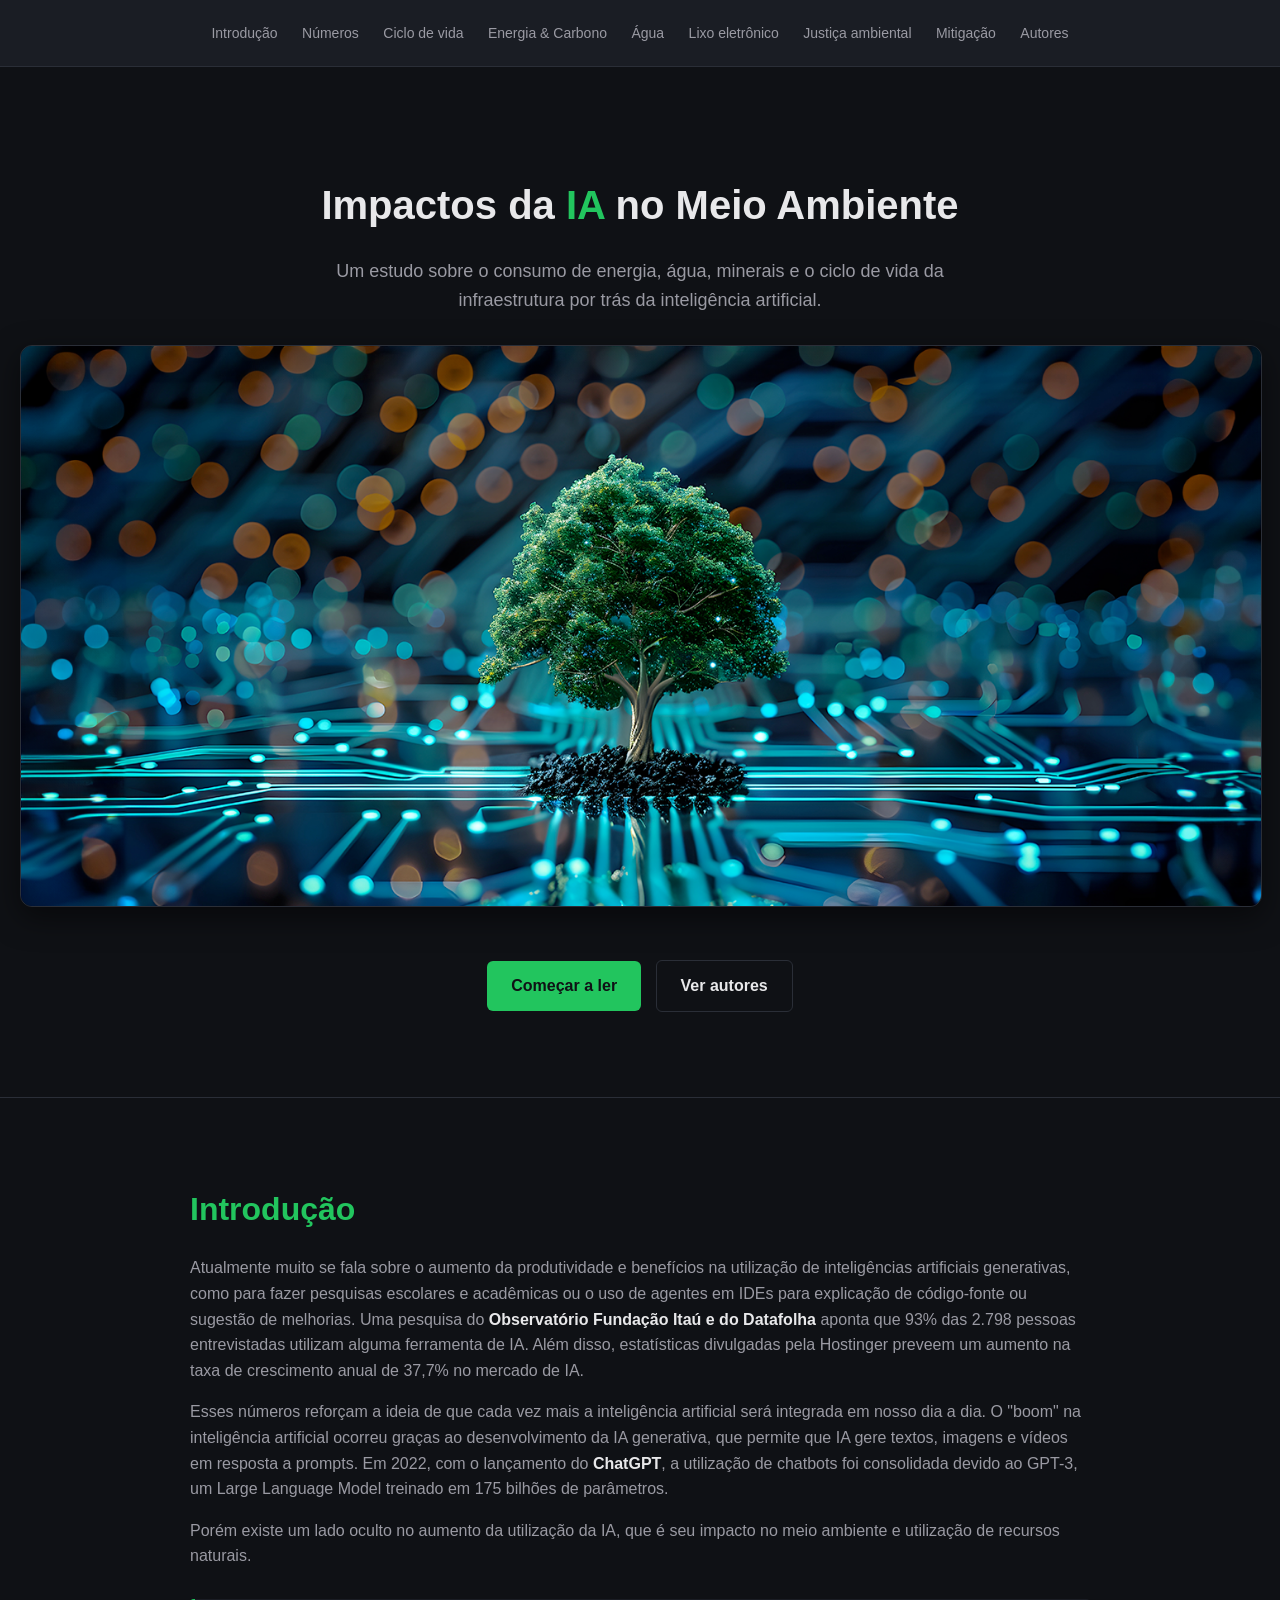
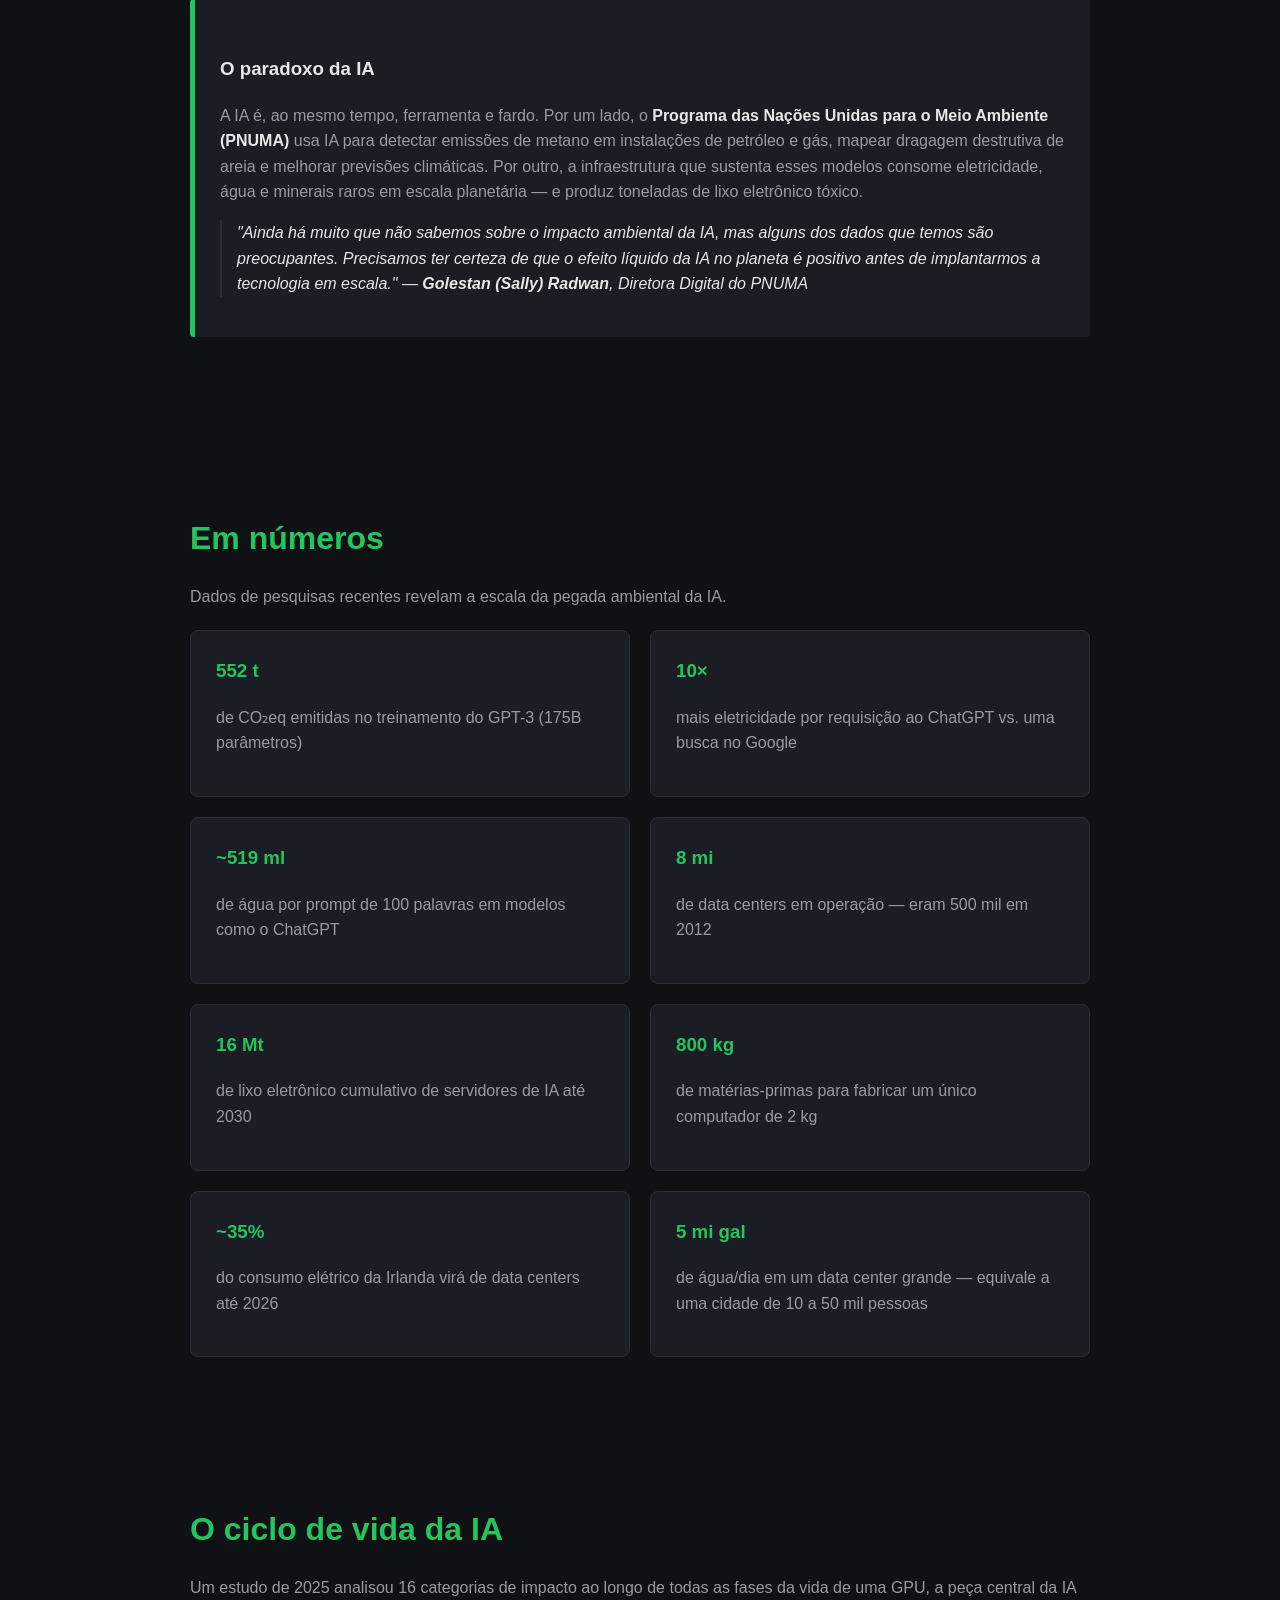
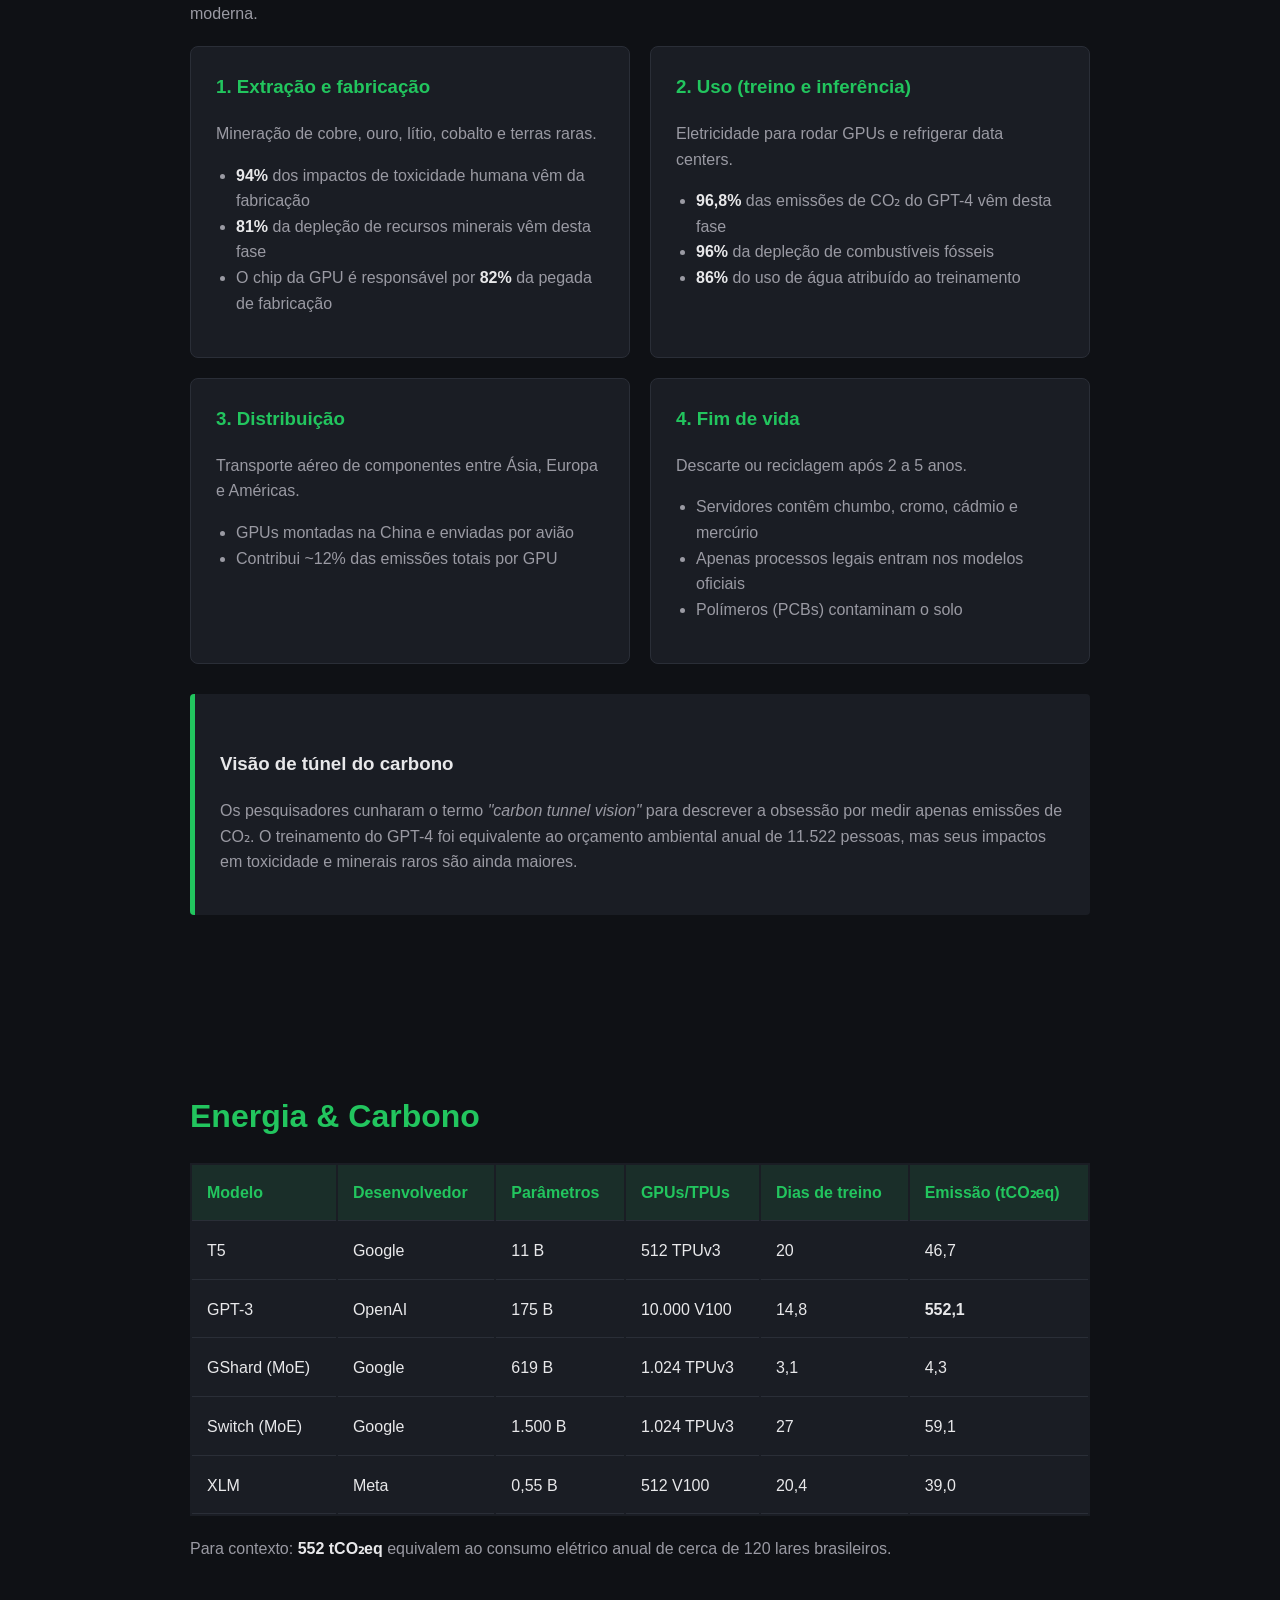
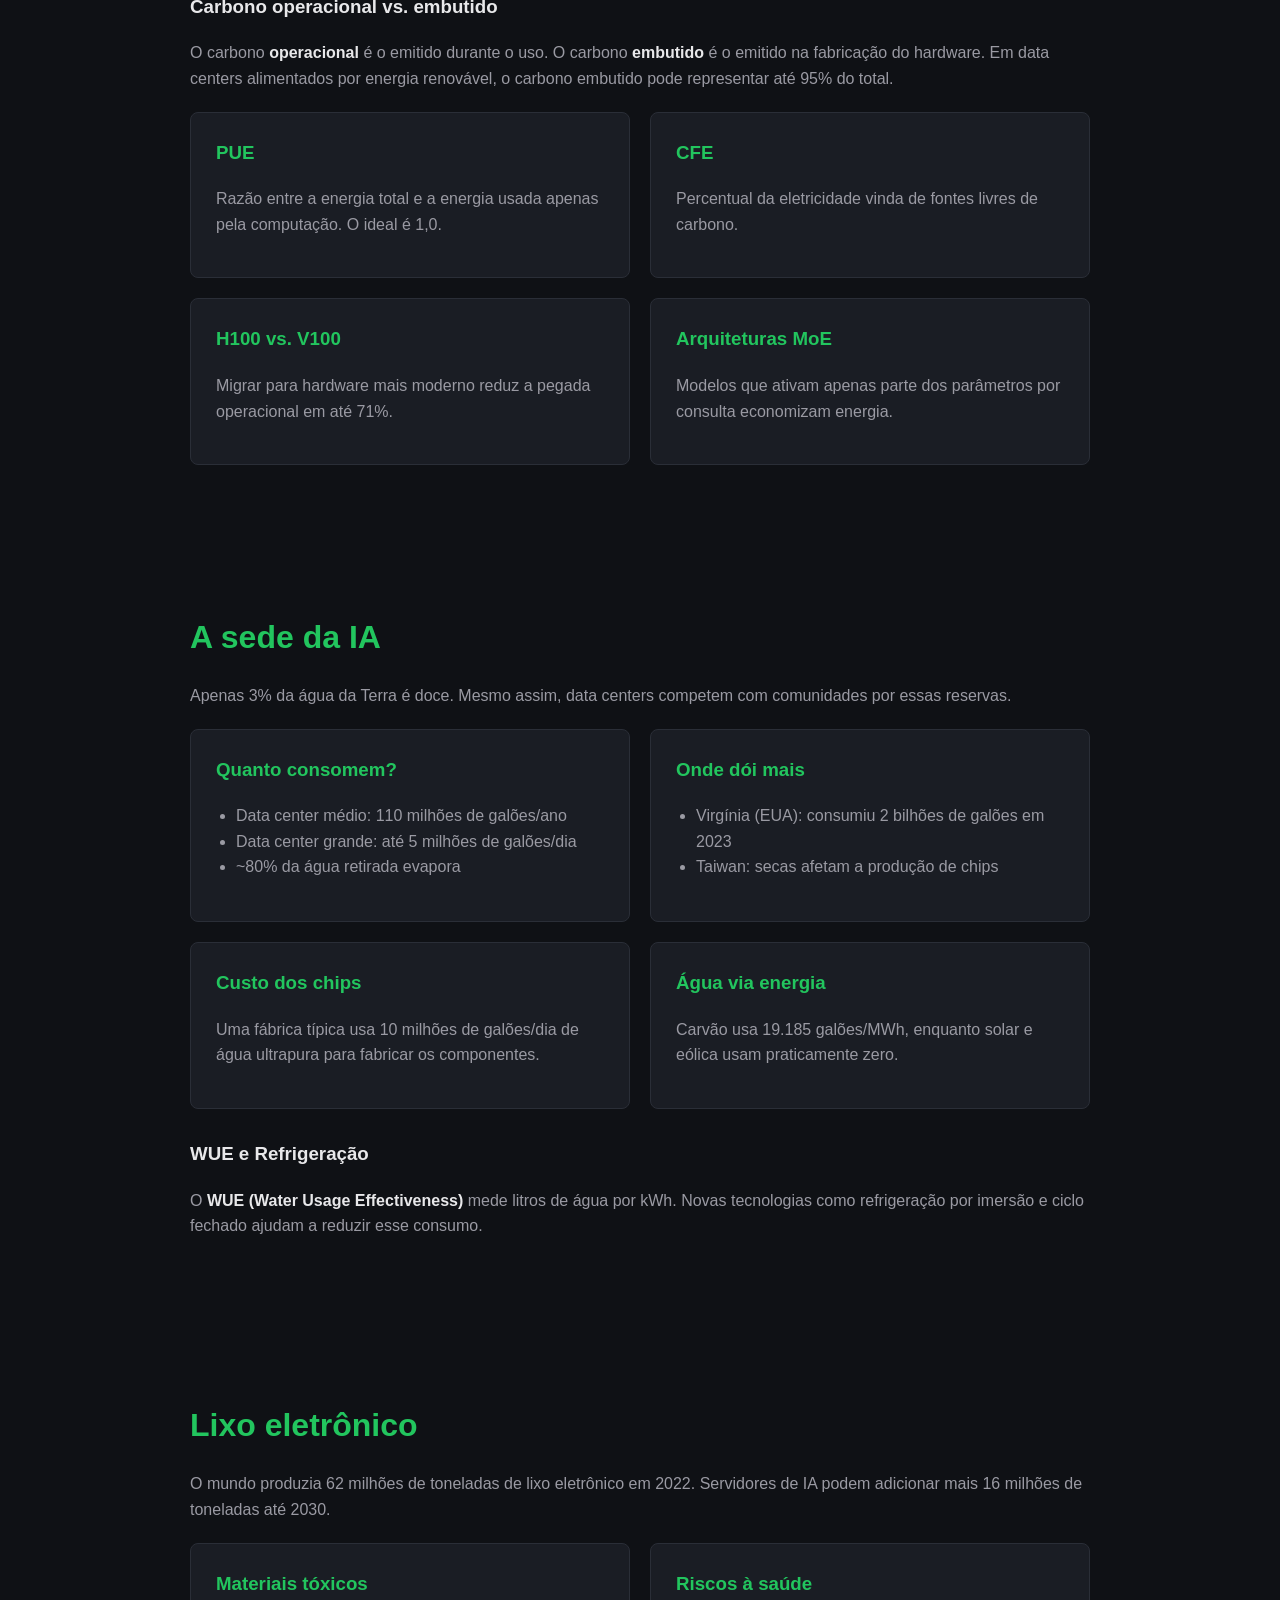
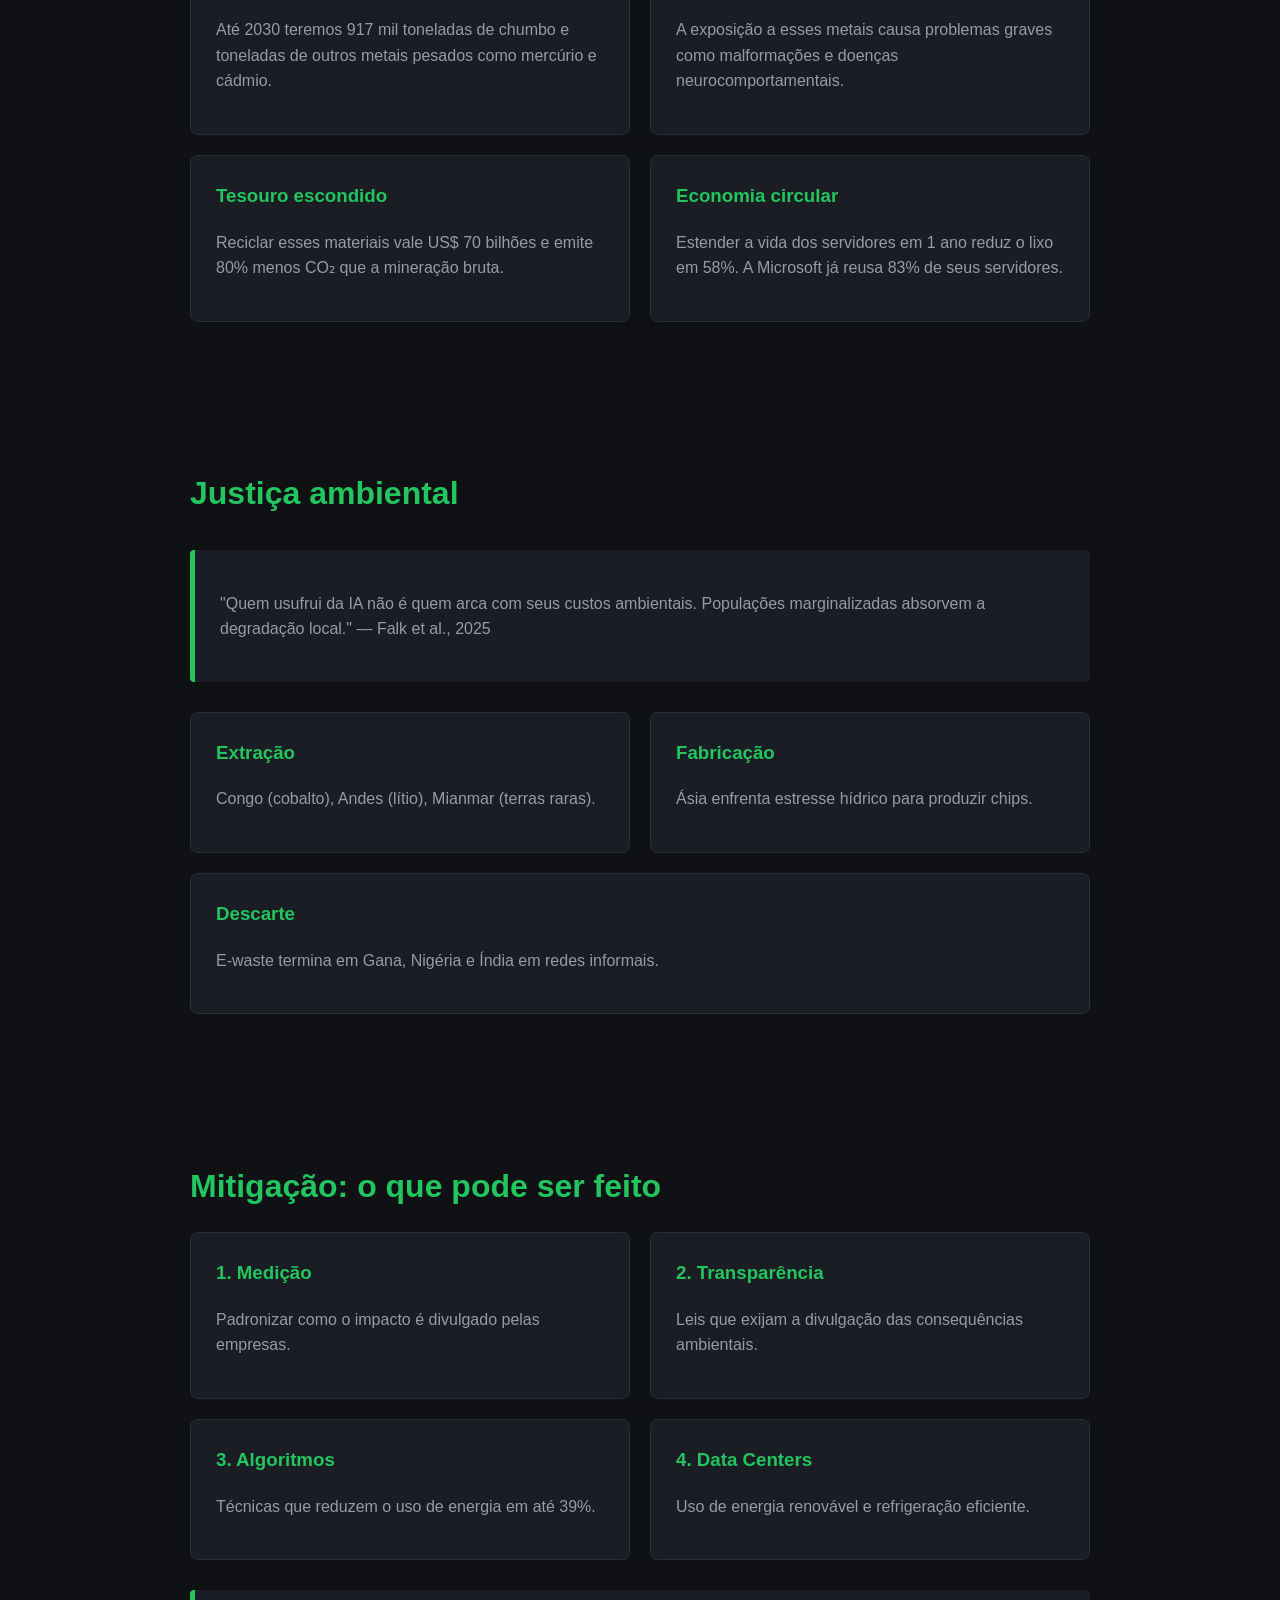
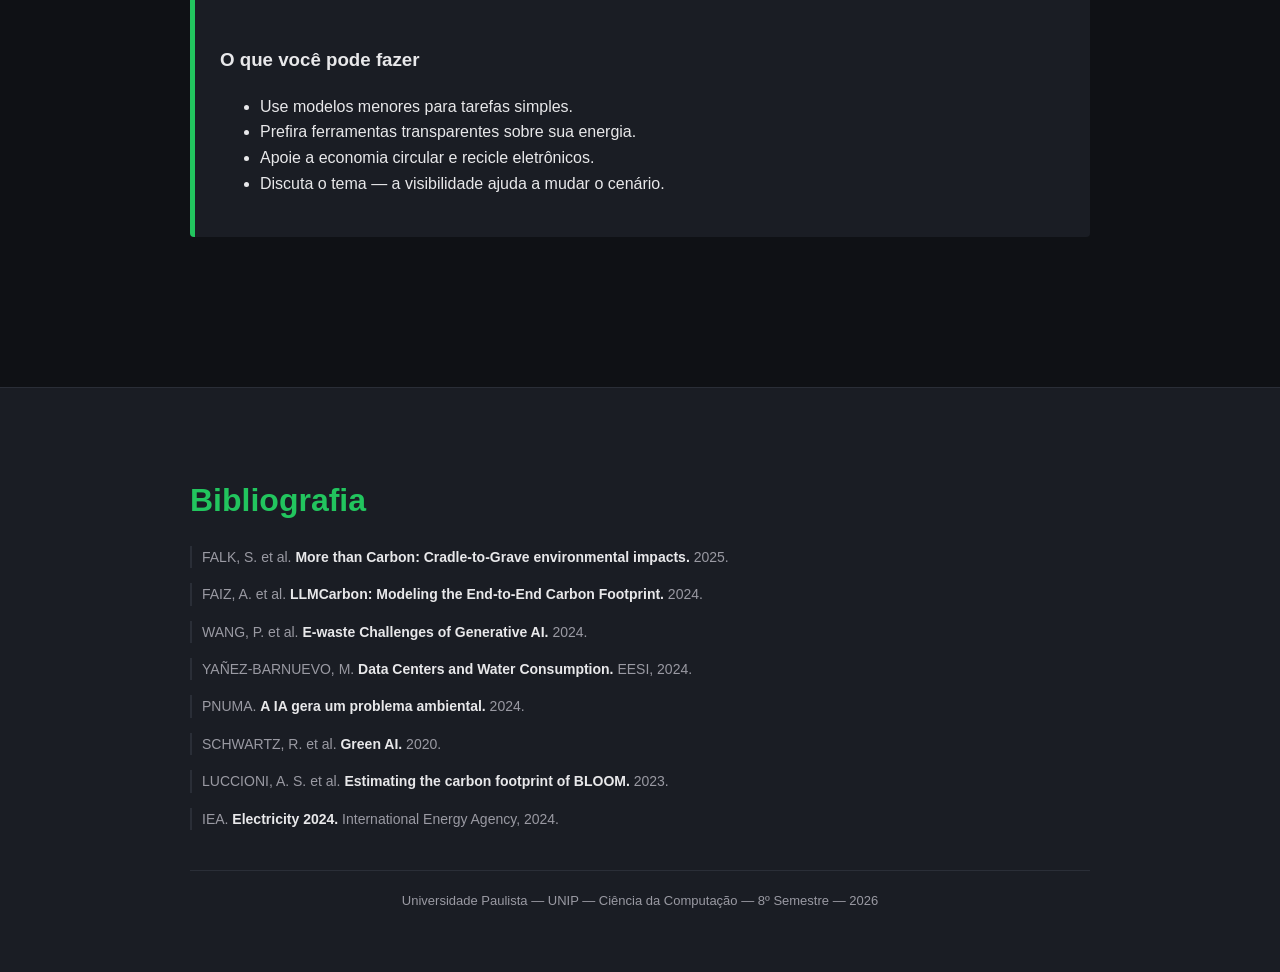
<file: index.html>
<!doctype html>
<html lang="pt-BR">
  <head>
    <meta charset="UTF-8" />
    <meta name="viewport" content="width=device-width, initial-scale=1.0" />
    <title>Impactos da IA no Meio Ambiente</title>
    <style>
      /* Estilos Básicos e Fáceis de Entender */
      body {
        background-color: #0f1115; /* Cor de fundo escura */
        color: #e8e8ea; /* Cor do texto clara */
        font-family: Arial, sans-serif;
        line-height: 1.6;
        margin: 0;
        padding: 0;
      }

      /* Barra de Navegação */
      nav {
        background-color: #1a1d24;
        border-bottom: 1px solid #2a2e37;
        padding: 15px;
        position: sticky; /* Fica presa no topo */
        top: 0;
        z-index: 100;
      }

      nav ul {
        list-style: none;
        padding: 0;
        margin: 0;
        text-align: center;
      }

      nav ul li {
        display: inline-block;
        margin: 5px 10px;
      }

      nav ul li a {
        color: #9a9aa3;
        text-decoration: none;
        font-size: 14px;
      }

      nav ul li a:hover {
        color: #22c55e; /* Fica verde ao passar o mouse */
      }

      /* Área de Destaque (Topo) */
      .hero {
        text-align: center;
        padding: 80px 20px;
        border-bottom: 1px solid #2a2e37;
      }

      .hero h1 {
        font-size: 40px;
        margin-bottom: 20px;
      }

      .hero h1 span {
        color: #22c55e; /* Verde para IA */
      }

      .hero p {
        color: #9a9aa3;
        max-width: 700px;
        margin: 0 auto 30px;
        font-size: 18px;
      }

      .hero-img {
        max-width: 100%;
        height: auto;
        border-radius: 12px;
        margin-bottom: 40px;
        border: 1px solid #2a2e37;
        box-shadow: 0 10px 30px rgba(0,0,0,0.5);
      }

      /* Botões */

      .btn {
        display: inline-block;
        padding: 12px 24px;
        margin: 5px;
        text-decoration: none;
        border-radius: 6px;
        font-weight: bold;
      }

      .btn-primario {
        background-color: #22c55e;
        color: #0f1115;
      }

      .btn-secundario {
        border: 1px solid #2a2e37;
        color: #e8e8ea;
      }

      /* Seções de Texto */
      section {
        max-width: 900px;
        margin: 0 auto;
        padding: 60px 20px;
      }

      h2 {
        color: #22c55e;
        font-size: 32px;
        margin-bottom: 20px;
      }

      h3 {
        color: #e8e8ea;
        margin-top: 30px;
      }

      p {
        margin-bottom: 15px;
        color: #9a9aa3;
      }

      strong {
        color: #e8e8ea;
      }

      /* Caixas de Destaque */
      .callout {
        background-color: #1a1d24;
        border-left: 5px solid #22c55e;
        padding: 25px;
        margin: 30px 0;
        border-radius: 4px;
      }

      .citacao {
        font-style: italic;
        color: #e8e8ea;
        border-left: 2px solid #2a2e37;
        padding-left: 15px;
        margin-top: 15px;
      }

      /* Grade para Números e Cards */
      .grade {
        display: flex;
        flex-wrap: wrap;
        gap: 20px;
        margin-top: 20px;
      }

      .card {
        background-color: #1a1d24;
        border: 1px solid #2a2e37;
        padding: 25px;
        flex: 1 1 250px; /* Tenta ter 250px, mas se ajusta */
        border-radius: 8px;
      }

      .card h3 {
        margin-top: 0;
        color: #22c55e;
      }

      .card ul {
        padding-left: 20px;
        color: #9a9aa3;
      }

      /* Tabelas */
      .tabela-container {
        margin: 20px 0;
      }

      table {
        background-color: #1a1d24;
        width: 100%;
      }

      th,
      td {
        text-align: left;
        padding: 15px;
        border-bottom: 1px solid #2a2e37;
      }

      th {
        color: #22c55e;
        background-color: rgba(34, 197, 94, 0.1);
      }

      /* Rodapé e Bibliografia */
      footer {
        background-color: #1a1d24;
        padding: 60px 20px;
        border-top: 1px solid #2a2e37;
        margin-top: 60px;
      }

      .footer-content {
        max-width: 900px;
        margin: 0 auto;
      }

      .referencia {
        font-size: 14px;
        margin-bottom: 15px;
        padding-left: 10px;
        border-left: 2px solid #2a2e37;
        color: #9a9aa3;
      }

      .creditos {
        text-align: center;
        margin-top: 40px;
        font-size: 13px;
        color: #9a9aa3;
        border-top: 1px solid #2a2e37;
        padding-top: 20px;
      }
    </style>
  </head>
  <body>
    <nav>
      <ul>
        <li><a href="#introducao">Introdução</a></li>
        <li><a href="#numeros">Números</a></li>
        <li><a href="#ciclo-de-vida">Ciclo de vida</a></li>
        <li><a href="#energia">Energia & Carbono</a></li>
        <li><a href="#agua">Água</a></li>
        <li><a href="#lixo">Lixo eletrônico</a></li>
        <li><a href="#justica">Justiça ambiental</a></li>
        <li><a href="#mitigacao">Mitigação</a></li>
        <li><a href="autores.html">Autores</a></li>
      </ul>
    </nav>

    <header class="hero">
      <h1>Impactos da <span>IA</span> no Meio Ambiente</h1>
      <p>Um estudo sobre o consumo de energia, água, minerais e o ciclo de vida da infraestrutura por trás da inteligência artificial.</p>
      <img src="ia-sustentabilidade.png" alt="Árvore crescendo sobre circuitos digitais" class="hero-img">
      <div>

        <a href="#introducao" class="btn btn-primario">Começar a ler</a>
        <a href="autores.html" class="btn btn-secundario">Ver autores</a>
      </div>
    </header>

    <section id="introducao">
      <h2>Introdução</h2>
      <p>
        Atualmente muito se fala sobre o aumento da produtividade e benefícios
        na utilização de inteligências artificiais generativas, como para fazer
        pesquisas escolares e acadêmicas ou o uso de agentes em IDEs para
        explicação de código-fonte ou sugestão de melhorias. Uma pesquisa do
        <strong>Observatório Fundação Itaú e do Datafolha</strong> aponta que
        93% das 2.798 pessoas entrevistadas utilizam alguma ferramenta de IA.
        Além disso, estatísticas divulgadas pela Hostinger preveem um aumento na
        taxa de crescimento anual de 37,7% no mercado de IA.
      </p>
      <p>
        Esses números reforçam a ideia de que cada vez mais a inteligência
        artificial será integrada em nosso dia a dia. O "boom" na inteligência
        artificial ocorreu graças ao desenvolvimento da IA generativa, que
        permite que IA gere textos, imagens e vídeos em resposta a prompts. Em
        2022, com o lançamento do <strong>ChatGPT</strong>, a utilização de
        chatbots foi consolidada devido ao GPT-3, um Large Language Model
        treinado em 175 bilhões de parâmetros.
      </p>
      <p>
        Porém existe um lado oculto no aumento da utilização da IA, que é seu
        impacto no meio ambiente e utilização de recursos naturais.
      </p>

      <div class="callout">
        <h3>O paradoxo da IA</h3>
        <p>
          A IA é, ao mesmo tempo, ferramenta e fardo. Por um lado, o
          <strong
            >Programa das Nações Unidas para o Meio Ambiente (PNUMA)</strong
          >
          usa IA para detectar emissões de metano em instalações de petróleo e
          gás, mapear dragagem destrutiva de areia e melhorar previsões
          climáticas. Por outro, a infraestrutura que sustenta esses modelos
          consome eletricidade, água e minerais raros em escala planetária — e
          produz toneladas de lixo eletrônico tóxico.
        </p>
        <p class="citacao">
          "Ainda há muito que não sabemos sobre o impacto ambiental da IA, mas
          alguns dos dados que temos são preocupantes. Precisamos ter certeza de
          que o efeito líquido da IA no planeta é positivo antes de implantarmos
          a tecnologia em escala." — <strong>Golestan (Sally) Radwan</strong>,
          Diretora Digital do PNUMA
        </p>
      </div>
    </section>

    <section id="numeros">
      <h2>Em números</h2>
      <p>
        Dados de pesquisas recentes revelam a escala da pegada ambiental da IA.
      </p>
      <div class="grade">
        <div class="card">
          <h3>552 t</h3>
          <p>de CO₂eq emitidas no treinamento do GPT-3 (175B parâmetros)</p>
        </div>
        <div class="card">
          <h3>10×</h3>
          <p>
            mais eletricidade por requisição ao ChatGPT vs. uma busca no Google
          </p>
        </div>
        <div class="card">
          <h3>~519 ml</h3>
          <p>de água por prompt de 100 palavras em modelos como o ChatGPT</p>
        </div>
        <div class="card">
          <h3>8 mi</h3>
          <p>de data centers em operação — eram 500 mil em 2012</p>
        </div>
        <div class="card">
          <h3>16 Mt</h3>
          <p>de lixo eletrônico cumulativo de servidores de IA até 2030</p>
        </div>
        <div class="card">
          <h3>800 kg</h3>
          <p>de matérias-primas para fabricar um único computador de 2 kg</p>
        </div>
        <div class="card">
          <h3>~35%</h3>
          <p>do consumo elétrico da Irlanda virá de data centers até 2026</p>
        </div>
        <div class="card">
          <h3>5 mi gal</h3>
          <p>
            de água/dia em um data center grande — equivale a uma cidade de 10 a
            50 mil pessoas
          </p>
        </div>
      </div>
    </section>

    <section id="ciclo-de-vida">
      <h2>O ciclo de vida da IA</h2>
      <p>
        Um estudo de 2025 analisou 16 categorias de impacto ao longo de todas as
        fases da vida de uma GPU, a peça central da IA moderna.
      </p>

      <div class="grade">
        <div class="card">
          <h3>1. Extração e fabricação</h3>
          <p>Mineração de cobre, ouro, lítio, cobalto e terras raras.</p>
          <ul>
            <li>
              <strong>94%</strong> dos impactos de toxicidade humana vêm da
              fabricação
            </li>
            <li>
              <strong>81%</strong> da depleção de recursos minerais vêm desta
              fase
            </li>
            <li>
              O chip da GPU é responsável por <strong>82%</strong> da pegada de
              fabricação
            </li>
          </ul>
        </div>
        <div class="card">
          <h3>2. Uso (treino e inferência)</h3>
          <p>Eletricidade para rodar GPUs e refrigerar data centers.</p>
          <ul>
            <li>
              <strong>96,8%</strong> das emissões de CO₂ do GPT-4 vêm desta fase
            </li>
            <li><strong>96%</strong> da depleção de combustíveis fósseis</li>
            <li>
              <strong>86%</strong> do uso de água atribuído ao treinamento
            </li>
          </ul>
        </div>
        <div class="card">
          <h3>3. Distribuição</h3>
          <p>Transporte aéreo de componentes entre Ásia, Europa e Américas.</p>
          <ul>
            <li>GPUs montadas na China e enviadas por avião</li>
            <li>Contribui ~12% das emissões totais por GPU</li>
          </ul>
        </div>
        <div class="card">
          <h3>4. Fim de vida</h3>
          <p>Descarte ou reciclagem após 2 a 5 anos.</p>
          <ul>
            <li>Servidores contêm chumbo, cromo, cádmio e mercúrio</li>
            <li>Apenas processos legais entram nos modelos oficiais</li>
            <li>Polímeros (PCBs) contaminam o solo</li>
          </ul>
        </div>
      </div>

      <div class="callout">
        <h3>Visão de túnel do carbono</h3>
        <p>
          Os pesquisadores cunharam o termo <em>"carbon tunnel vision"</em> para
          descrever a obsessão por medir apenas emissões de CO₂. O treinamento
          do GPT-4 foi equivalente ao orçamento ambiental anual de 11.522
          pessoas, mas seus impactos em toxicidade e minerais raros são ainda
          maiores.
        </p>
      </div>
    </section>

    <section id="energia">
      <h2>Energia & Carbono</h2>
      <div class="tabela-container">
        <table>
          <thead>
            <tr>
              <th>Modelo</th>
              <th>Desenvolvedor</th>
              <th>Parâmetros</th>
              <th>GPUs/TPUs</th>
              <th>Dias de treino</th>
              <th>Emissão (tCO₂eq)</th>
            </tr>
          </thead>
          <tbody>
            <tr>
              <td>T5</td>
              <td>Google</td>
              <td>11 B</td>
              <td>512 TPUv3</td>
              <td>20</td>
              <td>46,7</td>
            </tr>
            <tr>
              <td>GPT-3</td>
              <td>OpenAI</td>
              <td>175 B</td>
              <td>10.000 V100</td>
              <td>14,8</td>
              <td><strong>552,1</strong></td>
            </tr>
            <tr>
              <td>GShard (MoE)</td>
              <td>Google</td>
              <td>619 B</td>
              <td>1.024 TPUv3</td>
              <td>3,1</td>
              <td>4,3</td>
            </tr>
            <tr>
              <td>Switch (MoE)</td>
              <td>Google</td>
              <td>1.500 B</td>
              <td>1.024 TPUv3</td>
              <td>27</td>
              <td>59,1</td>
            </tr>
            <tr>
              <td>XLM</td>
              <td>Meta</td>
              <td>0,55 B</td>
              <td>512 V100</td>
              <td>20,4</td>
              <td>39,0</td>
            </tr>
          </tbody>
        </table>
      </div>

      <p>
        Para contexto: <strong>552 tCO₂eq</strong> equivalem ao consumo elétrico
        anual de cerca de 120 lares brasileiros.
      </p>

      <h3>Carbono operacional vs. embutido</h3>
      <p>
        O carbono <strong>operacional</strong> é o emitido durante o uso. O
        carbono <strong>embutido</strong> é o emitido na fabricação do hardware.
        Em data centers alimentados por energia renovável, o carbono embutido
        pode representar até 95% do total.
      </p>

      <div class="grade">
        <div class="card">
          <h3>PUE</h3>
          <p>
            Razão entre a energia total e a energia usada apenas pela
            computação. O ideal é 1,0.
          </p>
        </div>
        <div class="card">
          <h3>CFE</h3>
          <p>Percentual da eletricidade vinda de fontes livres de carbono.</p>
        </div>
        <div class="card">
          <h3>H100 vs. V100</h3>
          <p>
            Migrar para hardware mais moderno reduz a pegada operacional em até
            71%.
          </p>
        </div>
        <div class="card">
          <h3>Arquiteturas MoE</h3>
          <p>
            Modelos que ativam apenas parte dos parâmetros por consulta
            economizam energia.
          </p>
        </div>
      </div>
    </section>

    <section id="agua">
      <h2>A sede da IA</h2>
      <p>
        Apenas 3% da água da Terra é doce. Mesmo assim, data centers competem
        com comunidades por essas reservas.
      </p>

      <div class="grade">
        <div class="card">
          <h3>Quanto consomem?</h3>
          <ul>
            <li>Data center médio: 110 milhões de galões/ano</li>
            <li>Data center grande: até 5 milhões de galões/dia</li>
            <li>~80% da água retirada evapora</li>
          </ul>
        </div>
        <div class="card">
          <h3>Onde dói mais</h3>
          <ul>
            <li>Virgínia (EUA): consumiu 2 bilhões de galões em 2023</li>
            <li>Taiwan: secas afetam a produção de chips</li>
          </ul>
        </div>
        <div class="card">
          <h3>Custo dos chips</h3>
          <p>
            Uma fábrica típica usa 10 milhões de galões/dia de água ultrapura
            para fabricar os componentes.
          </p>
        </div>
        <div class="card">
          <h3>Água via energia</h3>
          <p>
            Carvão usa 19.185 galões/MWh, enquanto solar e eólica usam
            praticamente zero.
          </p>
        </div>
      </div>

      <h3>WUE e Refrigeração</h3>
      <p>
        O <strong>WUE (Water Usage Effectiveness)</strong> mede litros de água
        por kWh. Novas tecnologias como refrigeração por imersão e ciclo fechado
        ajudam a reduzir esse consumo.
      </p>
    </section>

    <section id="lixo">
      <h2>Lixo eletrônico</h2>
      <p>
        O mundo produzia 62 milhões de toneladas de lixo eletrônico em 2022.
        Servidores de IA podem adicionar mais 16 milhões de toneladas até 2030.
      </p>

      <div class="grade">
        <div class="card">
          <h3>Materiais tóxicos</h3>
          <p>
            Até 2030 teremos 917 mil toneladas de chumbo e toneladas de outros
            metais pesados como mercúrio e cádmio.
          </p>
        </div>
        <div class="card">
          <h3>Riscos à saúde</h3>
          <p>
            A exposição a esses metais causa problemas graves como malformações
            e doenças neurocomportamentais.
          </p>
        </div>
        <div class="card">
          <h3>Tesouro escondido</h3>
          <p>
            Reciclar esses materiais vale US$ 70 bilhões e emite 80% menos CO₂
            que a mineração bruta.
          </p>
        </div>
        <div class="card">
          <h3>Economia circular</h3>
          <p>
            Estender a vida dos servidores em 1 ano reduz o lixo em 58%. A
            Microsoft já reusa 83% de seus servidores.
          </p>
        </div>
      </div>
    </section>

    <section id="justica">
      <h2>Justiça ambiental</h2>
      <div class="callout">
        <p>
          "Quem usufrui da IA não é quem arca com seus custos ambientais.
          Populações marginalizadas absorvem a degradação local." — Falk et al.,
          2025
        </p>
      </div>
      <div class="grade">
        <div class="card">
          <h3>Extração</h3>
          <p>Congo (cobalto), Andes (lítio), Mianmar (terras raras).</p>
        </div>
        <div class="card">
          <h3>Fabricação</h3>
          <p>Ásia enfrenta estresse hídrico para produzir chips.</p>
        </div>
        <div class="card">
          <h3>Descarte</h3>
          <p>E-waste termina em Gana, Nigéria e Índia em redes informais.</p>
        </div>
      </div>
    </section>

    <section id="mitigacao">
      <h2>Mitigação: o que pode ser feito</h2>
      <div class="grade">
        <div class="card">
          <h3>1. Medição</h3>
          <p>Padronizar como o impacto é divulgado pelas empresas.</p>
        </div>
        <div class="card">
          <h3>2. Transparência</h3>
          <p>Leis que exijam a divulgação das consequências ambientais.</p>
        </div>
        <div class="card">
          <h3>3. Algoritmos</h3>
          <p>Técnicas que reduzem o uso de energia em até 39%.</p>
        </div>
        <div class="card">
          <h3>4. Data Centers</h3>
          <p>Uso de energia renovável e refrigeração eficiente.</p>
        </div>
      </div>

      <div class="callout">
        <h3>O que você pode fazer</h3>
        <ul>
          <li>Use modelos menores para tarefas simples.</li>
          <li>Prefira ferramentas transparentes sobre sua energia.</li>
          <li>Apoie a economia circular e recicle eletrônicos.</li>
          <li>Discuta o tema — a visibilidade ajuda a mudar o cenário.</li>
        </ul>
      </div>
    </section>

    <footer>
      <div class="footer-content">
        <h2>Bibliografia</h2>
        <p class="referencia">
          FALK, S. et al.
          <strong
            >More than Carbon: Cradle-to-Grave environmental impacts.</strong
          >
          2025.
        </p>
        <p class="referencia">
          FAIZ, A. et al.
          <strong>LLMCarbon: Modeling the End-to-End Carbon Footprint.</strong>
          2024.
        </p>
        <p class="referencia">
          WANG, P. et al.
          <strong>E-waste Challenges of Generative AI.</strong> 2024.
        </p>
        <p class="referencia">
          YAÑEZ-BARNUEVO, M.
          <strong>Data Centers and Water Consumption.</strong> EESI, 2024.
        </p>
        <p class="referencia">
          PNUMA. <strong>A IA gera um problema ambiental.</strong> 2024.
        </p>
        <p class="referencia">
          SCHWARTZ, R. et al. <strong>Green AI.</strong> 2020.
        </p>
        <p class="referencia">
          LUCCIONI, A. S. et al.
          <strong>Estimating the carbon footprint of BLOOM.</strong> 2023.
        </p>
        <p class="referencia">
          IEA. <strong>Electricity 2024.</strong> International Energy Agency,
          2024.
        </p>

        <div class="creditos">
          Universidade Paulista — UNIP — Ciência da Computação — 8º Semestre —
          2026
        </div>
      </div>
    </footer>
  </body>
</html>
</file>
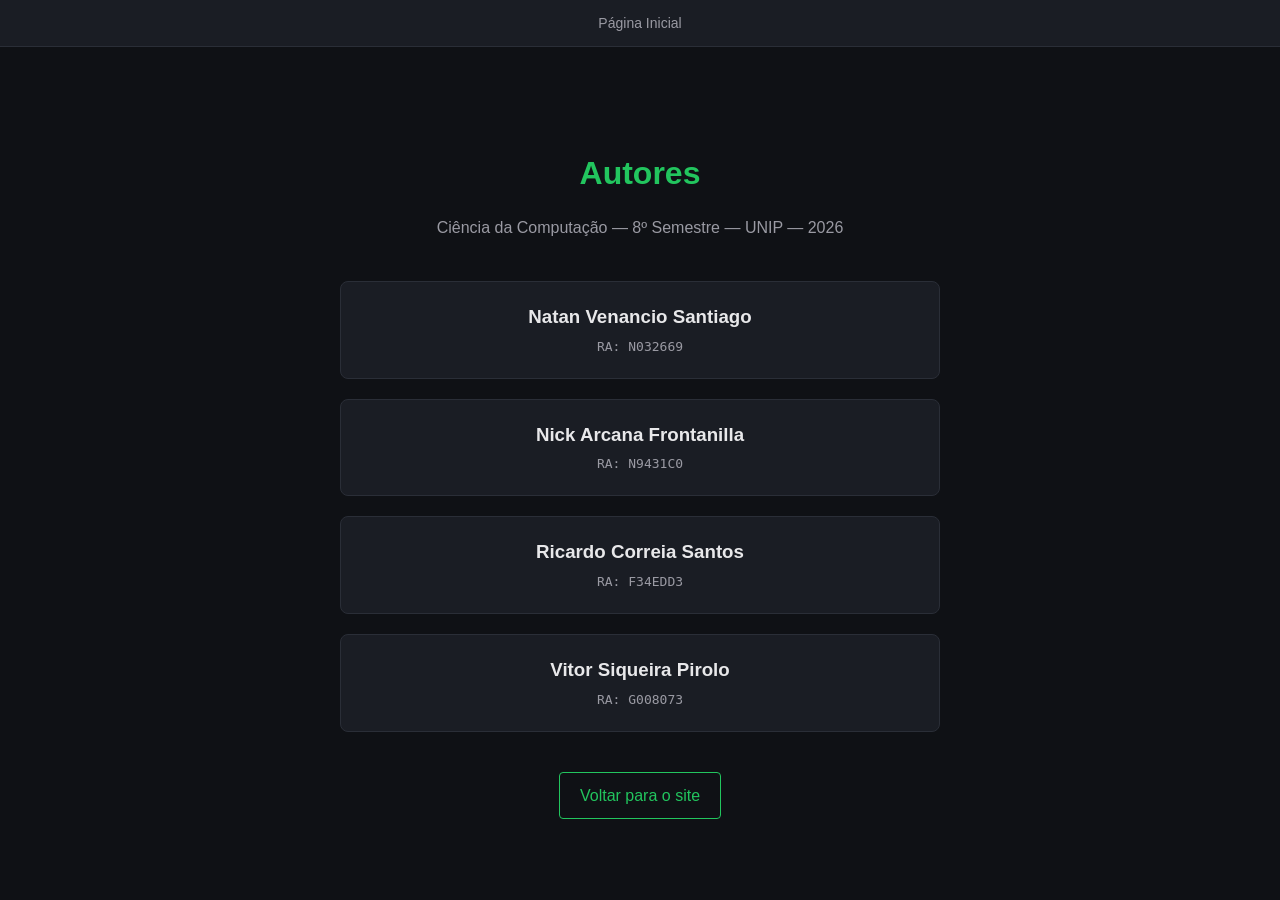
<file: autores.html>
<!doctype html>
<html lang="pt-BR">
  <head>
    <meta charset="UTF-8" />
    <meta name="viewport" content="width=device-width, initial-scale=1.0" />
    <title>Autores - Impactos da IA</title>
    <style>
      /* Estilos Básicos */
      body {
        background-color: #0f1115;
        color: #e8e8ea;
        font-family: Arial, sans-serif;
        line-height: 1.6;
        margin: 0;
        padding: 0;
        text-align: center;
      }

      /* Navegação */
      nav {
        background-color: #1a1d24;
        border-bottom: 1px solid #2a2e37;
        padding: 10px;
      }

      nav ul {
        list-style: none;
        padding: 0;
        margin: 0;
      }

      nav ul li {
        display: inline;
        margin: 0 10px;
      }

      nav ul li a {
        color: #9a9aa3;
        text-decoration: none;
        font-size: 14px;
      }

      nav ul li a:hover {
        color: #e8e8ea;
      }

      /* Conteúdo Principal */
      .container {
        max-width: 600px;
        margin: 60px auto;
        padding: 20px;
      }

      h1 {
        color: #22c55e;
        font-size: 32px;
        margin-bottom: 10px;
      }

      .descricao {
        color: #9a9aa3;
        margin-bottom: 40px;
      }

      /* Lista de Autores */
      .autor {
        background-color: #1a1d24;
        border: 1px solid #2a2e37;
        padding: 20px;
        margin-bottom: 20px;
        border-radius: 8px;
      }

      .autor h3 {
        color: #e8e8ea;
        margin: 0 0 5px 0;
      }

      .autor p {
        color: #9a9aa3;
        margin: 0;
        font-family: monospace;
      }

      /* Botão Voltar */
      .voltar {
        display: inline-block;
        margin-top: 20px;
        padding: 10px 20px;
        color: #22c55e;
        text-decoration: none;
        border: 1px solid #22c55e;
        border-radius: 4px;
      }

      .voltar:hover {
        background-color: #22c55e;
        color: #0f1115;
      }
    </style>
  </head>
  <body>
    <nav>
      <ul>
        <li><a href="index.html">Página Inicial</a></li>
      </ul>
    </nav>

    <div class="container">
      <h1>Autores</h1>
      <p class="descricao">Ciência da Computação — 8º Semestre — UNIP — 2026</p>

      <div class="autor">
        <h3>Natan Venancio Santiago</h3>
        <p>RA: N032669</p>
      </div>

      <div class="autor">
        <h3>Nick Arcana Frontanilla</h3>
        <p>RA: N9431C0</p>
      </div>

      <div class="autor">
        <h3>Ricardo Correia Santos</h3>
        <p>RA: F34EDD3</p>
      </div>

      <div class="autor">
        <h3>Vitor Siqueira Pirolo</h3>
        <p>RA: G008073</p>
      </div>

      <a href="index.html" class="voltar">Voltar para o site</a>
    </div>
  </body>
</html>
</file>
